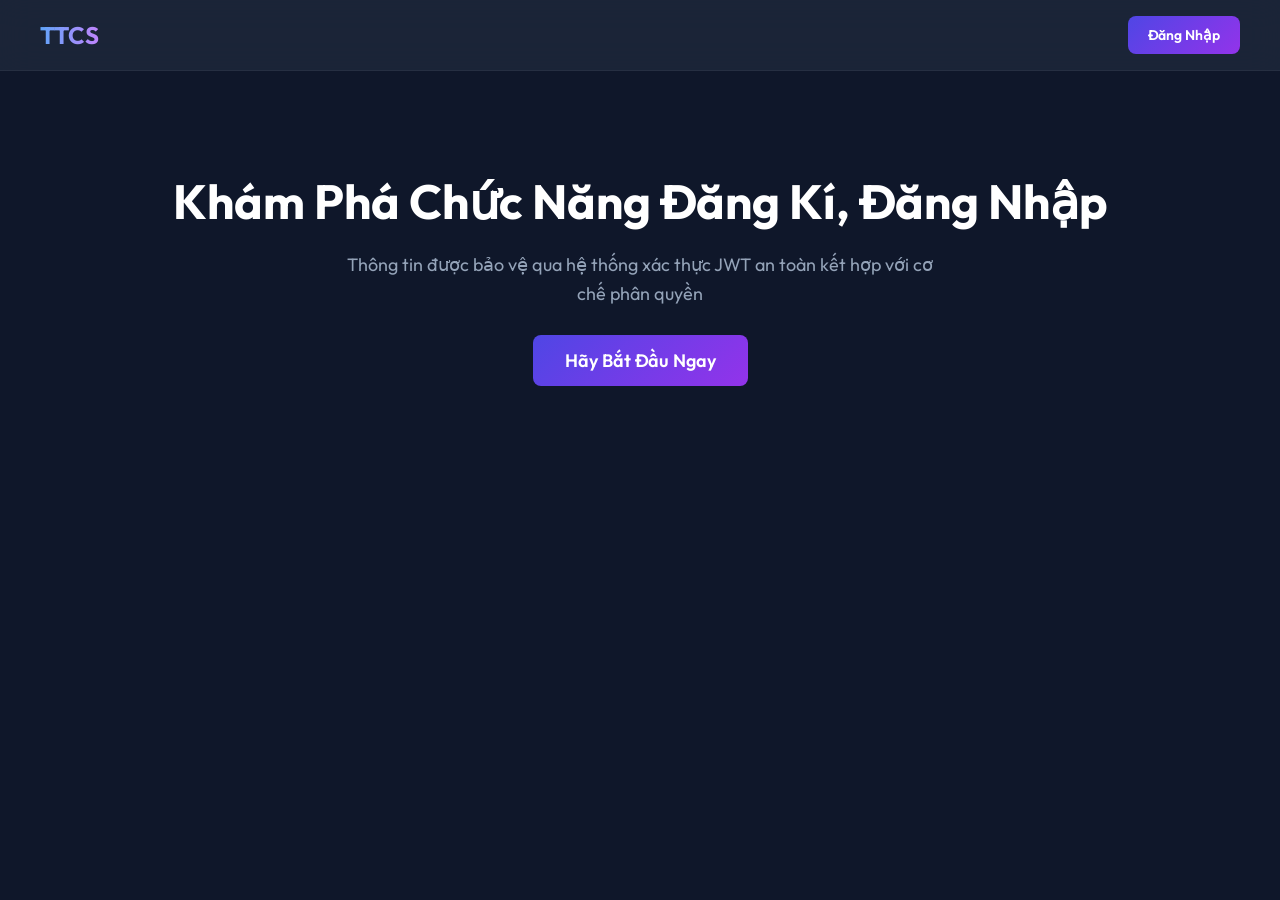
<file: src/main/resources/static/index.html>
<!DOCTYPE html>
<html lang="vi">
<head>
    <meta charset="UTF-8">
    <meta name="viewport" content="width=device-width, initial-scale=1.0">
    <title>Trang Chủ - Hệ Thống TTCS</title>
    <link href="https://fonts.googleapis.com/css2?family=Outfit:wght@400;500;600;700&display=swap" rel="stylesheet">
    <link rel="stylesheet" href="css/index.css">
</head>
<body>

    <!-- Navbar -->
    <nav class="navbar">
        <a href="/" class="nav-brand">TTCS</a>
        
        <div class="nav-menu">

            <!-- Menu bảo mật Admin -->
            <a href="#" class="nav-link admin-menu" id="adminMenu">Quản trị hệ thống </a>

            <!-- Trạng thái chưa đăng nhập -->
            <a href="/login.html" class="btn btn-primary unauth-only" id="loginBtn">Đăng Nhập</a>

            <!-- Trạng thái đã đăng nhập -->
            <div class="user-greeting auth-only" id="userGreeting">
                Chào, <span id="usernameDisplay">Khách</span>!
            </div>
            <button class="btn btn-logout auth-only" id="logoutBtn">Đăng Xuất</button>
        </div>
    </nav>

    <!-- Main Content -->
    <main class="hero">
        <h1>Khám Phá Chức Năng Đăng Kí, Đăng Nhập</h1>
        <p>Thông tin được bảo vệ qua hệ thống xác thực JWT an toàn kết hợp với cơ chế phân quyền</p>
        
        <div class="unauth-only" id="heroUnauth">
            <a href="/register.html" class="btn btn-primary" style="padding: 14px 32px; font-size: 18px;">Hãy Bắt Đầu Ngay</a>
        </div>

        <div class="auth-only" id="heroAuth">
            <div style="background: rgba(30, 41, 59, 0.5); border: 1px solid rgba(255, 255, 255, 0.1); padding: 24px; border-radius: 16px; text-align: left; max-width: 600px; margin: 0 auto; margin-bottom: 30px;">
                <h3 style="color: white; margin-bottom: 12px;"> Thông tin cá nhân lấy từ Server:</h3>
                <p><strong>ID:</strong> <span id="profileId">...</span></p>
                <p><strong>Họ Tên:</strong> <span id="profileName">...</span></p>
                <p><strong>Email:</strong> <span id="profileEmail">...</span></p>
                <p><strong>Vai Trò:</strong> <span id="profileRole" style="color: #60a5fa;">...</span></p>
            </div>
        </div>

        <!-- Bảng quản trị viên (Ẩn mặc định) -->
        <div id="adminUsersSection" style="display: none; width: 100%; max-width: 800px; margin: 0 auto; background: rgba(30, 41, 59, 0.5); border: 1px solid rgba(255, 255, 255, 0.1); padding: 24px; border-radius: 16px; text-align: left;">
            <h3 style="color: #fca5a5; margin-bottom: 16px;"> Bảng Quản Trị: Danh sách người dùng</h3>
            <div style="overflow-x: auto;">
                <table id="usersTable" style="width: 100%; border-collapse: collapse; color: #e2e8f0; font-size: 15px;">
                    <thead>
                        <tr style="border-bottom: 1px solid rgba(255,255,255,0.1); text-align: left; color: #a78bfa;">
                            <th style="padding: 12px;">Tên đăng nhập</th>
                            <th style="padding: 12px;">Họ tên</th>
                            <th style="padding: 12px;">Email</th>
                            <th style="padding: 12px;">Vai trò</th>
                        </tr>
                    </thead>
                    <tbody>
                        <!-- Data fetched from Server appended here -->
                    </tbody>
                </table>
            </div>
        </div>
    </main>

    <script>
        document.addEventListener("DOMContentLoaded", () => {
            const token = localStorage.getItem('accessToken');
            const refreshToken = localStorage.getItem('refreshToken');

            const unauthElements = document.querySelectorAll('.unauth-only');
            const authElements = document.querySelectorAll('.auth-only');
            const adminMenu = document.getElementById('adminMenu');

            // Hàm thay đổi trạng thái UI
            const updateUI = (isAuthenticated, userDetails = null) => {
                unauthElements.forEach(el => el.style.display = isAuthenticated ? 'none' : 'block');
                authElements.forEach(el => el.style.display = isAuthenticated ? 'block' : 'none');
                
                if(isAuthenticated && userDetails) {
                    document.getElementById('usernameDisplay').textContent = userDetails.username;
                    
                    // Điền vào bảng Profile
                    document.getElementById('profileId').textContent = userDetails.id || 'N/A';
                    document.getElementById('profileName').textContent = userDetails.fullName || 'N/A';
                    document.getElementById('profileEmail').textContent = userDetails.email || 'N/A';
                    document.getElementById('profileRole').textContent = userDetails.roles.join(', ');

                    // RBAC - Kiểm tra quyềm Admin
                    const checkAdmin = userDetails.roles.some(role => role === 'ADMIN' || role === 'ROLE_ADMIN');
                    if(checkAdmin) {
                        adminMenu.style.display = 'block';
                        document.getElementById('adminUsersSection').style.display = 'block';
                        fetchAdminUsersData(token);
                    }
                }
            };

            const fetchAdminUsersData = (accessToken) => {
                fetch('/api/v1/admin/users', {
                    headers: { 'Authorization': 'Bearer ' + accessToken }
                })
                .then(res => res.json())
                .then(users => {
                    const tbody = document.querySelector('#usersTable tbody');
                    tbody.innerHTML = '';
                    users.forEach(u => {
                        const tr = document.createElement('tr');
                        tr.style.borderBottom = "1px solid rgba(255,255,255,0.05)";
                        tr.innerHTML = `
                            <td style="padding: 12px;">${u.username}</td>
                            <td style="padding: 12px;">${u.fullName || '<i>Chưa cập nhật</i>'}</td>
                            <td style="padding: 12px;">${u.email || '<i>Chưa cập nhật</i>'}</td>
                            <td style="padding: 12px; color: ${u.roles.includes('ROLE_ADMIN') ? '#fca5a5' : '#60a5fa'}; font-weight: 600;">
                                ${u.roles.join(', ')}
                            </td>
                        `;
                        tbody.appendChild(tr);
                    });
                })
                .catch(err => console.error("Error fetching admin users", err));
            };

            // Nếu không có token -> Hủy
            if(!token) {
                updateUI(false);
            } else {
                // Có token -> Gọi API thông tin
                fetch('/api/v1/user/me', {
                    method: 'GET',
                    headers: {
                        'Authorization': `Bearer ${token}`
                    }
                })
                .then(res => {
                    if(!res.ok) {
                        throw new Error("Token invalid or expired");
                    }
                    return res.json();
                })
                .then(data => {
                    updateUI(true, data); // API trả về UserResponse
                })
                .catch(err => {
                    console.error("Authentication failed:", err);
                    // Token vô hiệu lực -> Clear storage -> Quay về Guest
                    localStorage.removeItem('accessToken');
                    localStorage.removeItem('refreshToken');
                    localStorage.removeItem('username');
                    localStorage.removeItem('role');
                    updateUI(false);
                });
            }

            // Xử lý nút Đăng Xuất
            document.getElementById('logoutBtn').addEventListener('click', () => {
                if(refreshToken) {
                    // Gọi API thu hồi Refresh Token ở Server
                    fetch('/api/v1/auth/logout', {
                        method: 'POST',
                        headers: { 'Content-Type': 'application/json' },
                        body: JSON.stringify({ refreshToken: refreshToken })
                    }).catch(console.error);
                }

                // Luôn xóa localStorage ở Client
                localStorage.clear();
                window.location.href = '/login.html';
            });
        });
    </script>
</body>
</html>
</file>
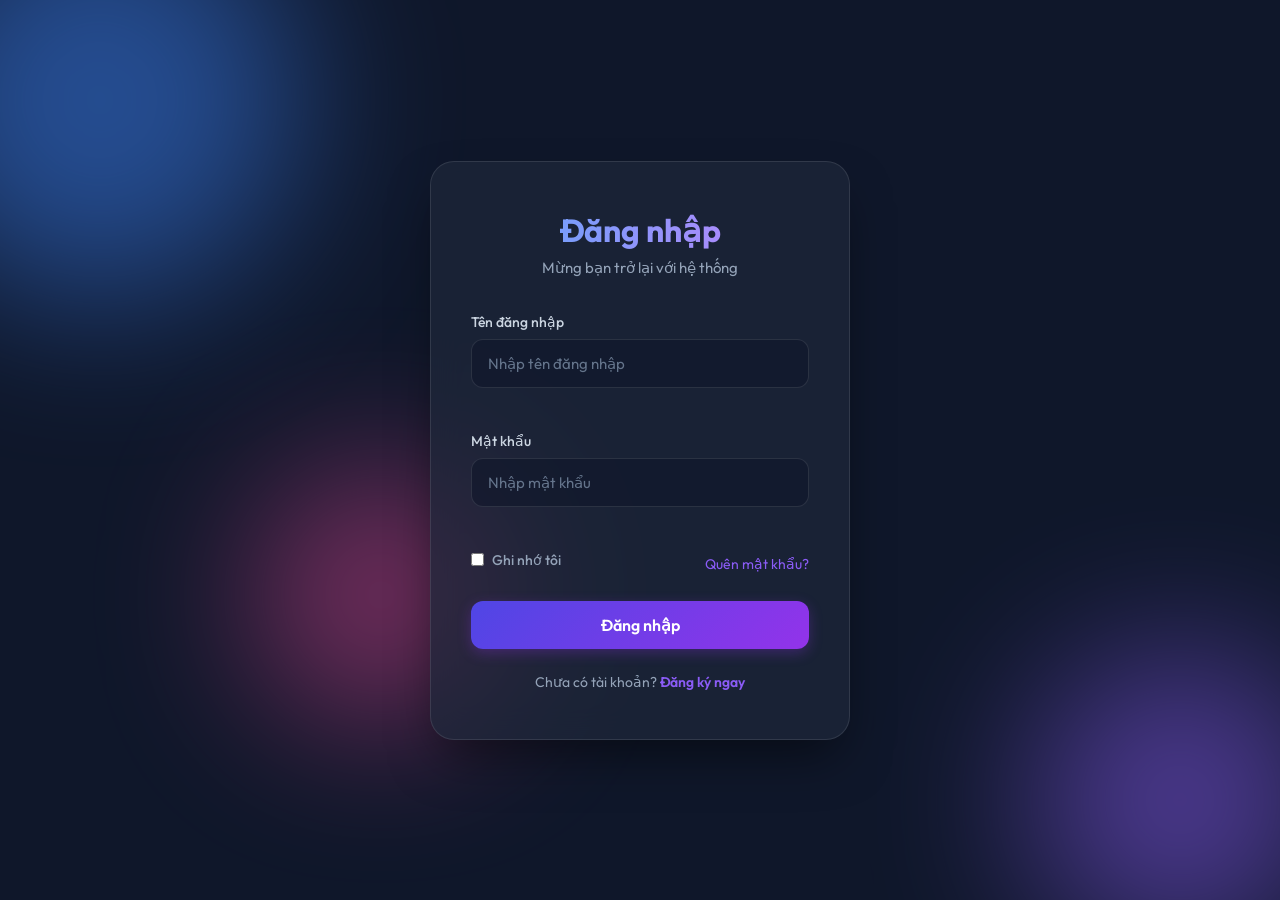
<file: src/main/resources/static/login.html>
<!DOCTYPE html>
<html lang="vi">
<head>
    <meta charset="UTF-8">
    <meta name="viewport" content="width=device-width, initial-scale=1.0">
    <title>Đăng nhập hệ thống</title>
    <link href="https://fonts.googleapis.com/css2?family=Outfit:wght@400;500;600;700&display=swap" rel="stylesheet">
    <link rel="stylesheet" href="css/login.css">
</head>
<body>
    <!-- Nền động Gradient Balls -->
    <div class="background-shapes">
        <div class="shape shape-1"></div>
        <div class="shape shape-2"></div>
        <div class="shape shape-3"></div>
    </div>

    <!-- Khối thẻ kính (Glassmorphism) -->
    <div class="card">
        <div class="card-header">
            <h1>Đăng nhập</h1>
            <p>Mừng bạn trở lại với hệ thống</p>
        </div>

        <form id="loginForm" novalidate>
            <div class="form-group">
                <label for="username">Tên đăng nhập</label>
                <input type="text" id="username" name="username" placeholder="Nhập tên đăng nhập" autocomplete="username">
                <div class="field-error" id="err-username"></div>
            </div>

            <div class="form-group">
                <label for="password">Mật khẩu</label>
                <input type="password" id="password" name="password" placeholder="Nhập mật khẩu" autocomplete="current-password">
                <div class="field-error" id="err-password"></div>
            </div>

            <div class="form-options">
                <label class="remember-me">
                    <input type="checkbox" id="remember">
                    <span>Ghi nhớ tôi</span>
                </label>
                <a href="#" class="forgot-password">Quên mật khẩu?</a>
            </div>

            <button type="submit" id="submitBtn">
                <span id="btnText">Đăng nhập</span>
                <div class="spinner" id="spinner"></div>
            </button>

            <div class="toast" id="toast"></div>
        </form>

        <div class="register-link">
            Chưa có tài khoản? <a href="/register.html">Đăng ký ngay</a>
        </div>
    </div>

    <script>
        const API_URL = '/api/v1/auth/login';

        const form = document.getElementById('loginForm');
        const submitBtn = document.getElementById('submitBtn');
        const btnText = document.getElementById('btnText');
        const spinner = document.getElementById('spinner');
        const toast = document.getElementById('toast');
        const usernameEl = document.getElementById('username');
        const passwordEl = document.getElementById('password');

        function clearErrors() {
            document.getElementById('err-username').textContent = '';
            document.getElementById('err-password').textContent = '';
            usernameEl.style.borderColor = '';
            passwordEl.style.borderColor = '';
            toast.style.display = 'none';
            toast.className = 'toast';
        }

        function showFieldError(field, msg) {
            const errEl = document.getElementById('err-' + field);
            const inputEl = document.getElementById(field);
            if (errEl) errEl.textContent = msg;
            if (inputEl) inputEl.style.borderColor = '#ff4b4b'; // Red border
        }

        function showToast(msg, type) {
            toast.textContent = msg;
            toast.className = 'toast ' + type;
            toast.style.display = 'block';
        }

        function setLoading(loading) {
            submitBtn.disabled = loading;
            btnText.style.transform = loading ? 'translateY(-20px)' : 'translateY(0)';
            btnText.style.opacity = loading ? '0' : '1';
            spinner.style.display = loading ? 'block' : 'none';
            if (loading) {
                submitBtn.classList.add('loading');
            } else {
                submitBtn.classList.remove('loading');
            }
        }

        form.addEventListener('submit', async (e) => {
            e.preventDefault();
            clearErrors();

            const username = usernameEl.value.trim();
            const password = passwordEl.value;
            
            let hasError = false;
            // Validate sơ bộ
            if(!username) {
                showFieldError('username', 'Tên đăng nhập không được để trống');
                hasError = true;
            }
            if(!password) {
                showFieldError('password', 'Mật khẩu không được để trống');
                hasError = true;
            }
            if(hasError) return;

            const body = { username, password };
            setLoading(true);

            try {
                const response = await fetch(API_URL, {
                    method: 'POST',
                    headers: { 'Content-Type': 'application/json' },
                    body: JSON.stringify(body),
                });

                const data = await response.json();

                if (response.ok) {
                    showToast(' Đăng nhập thành công!', 'success');
                    // Lưu trữ token sau khi đăng nhập thành công
                    localStorage.setItem('accessToken', data.token);
                    localStorage.setItem('refreshToken', data.refreshToken);
                    localStorage.setItem('username', data.username);
                    localStorage.setItem('role', data.role);
                    
                    form.reset();
                    setTimeout(() => {
                        window.location.href = '/index.html';
                    }, 1500);
                } else if (response.status === 401 || response.status === 403 || response.status === 404) {
                    showToast( data.error, 'error');
                } else if (response.status === 400) {
                    Object.entries(data).forEach(([field, msg]) => {
                        showFieldError(field, msg);
                    });
                    showToast('Vui lòng kiểm tra lại thông tin.', 'error');
                } else {
                    showToast('Có lỗi xảy ra: ' + (data.error || 'Lỗi server'), 'error');
                }
            } catch (err) {
                showToast('Không thể kết nối đến máy chủ. Hãy thử lại.', 'error');
                console.error(err);
            } finally {
                setLoading(false);
            }
        });
    </script>
</body>
</html>
</file>
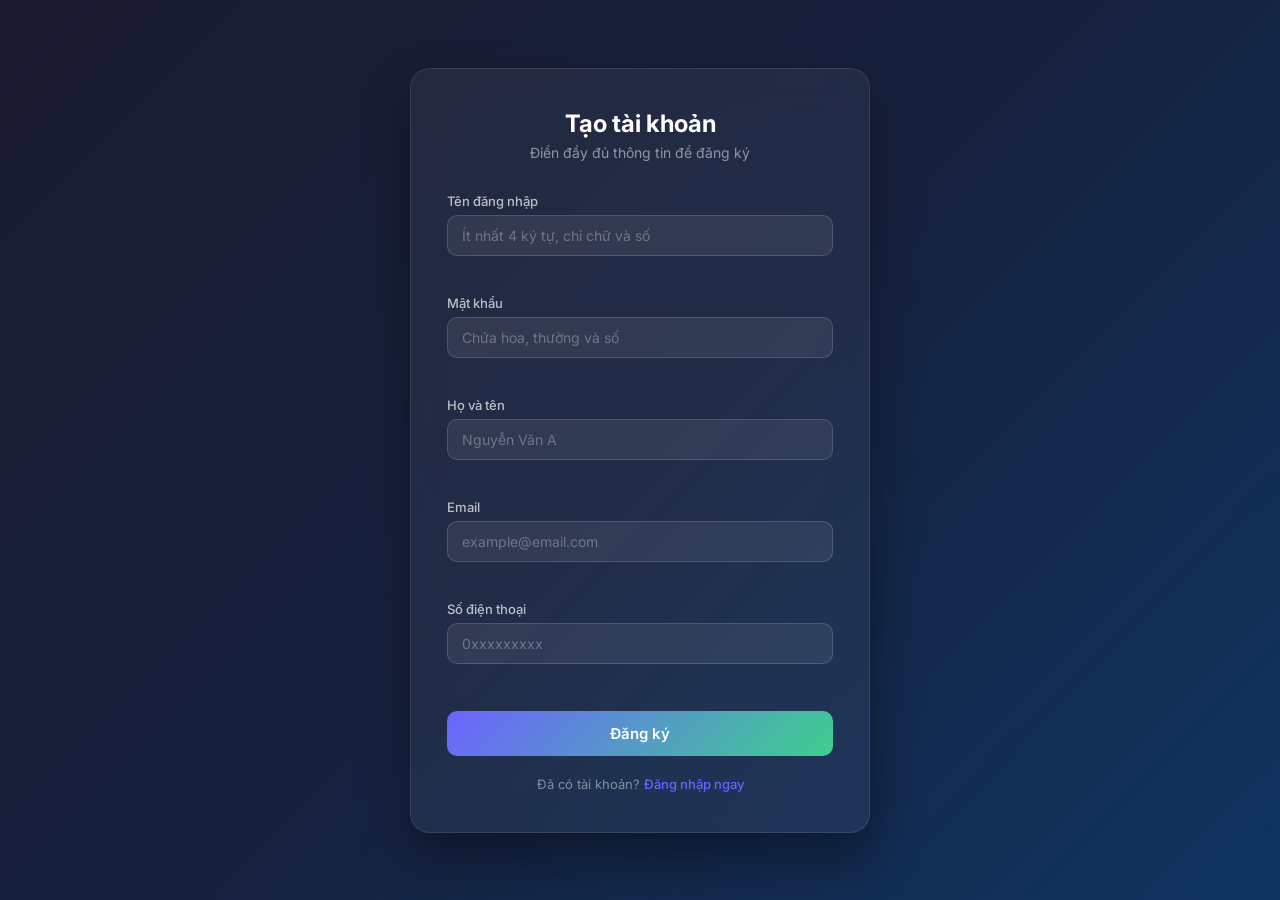
<file: src/main/resources/static/register.html>
<!DOCTYPE html>
<html lang="vi">

<head>
    <meta charset="UTF-8" />
    <meta name="viewport" content="width=device-width, initial-scale=1.0" />
    <title>Đăng ký tài khoản</title>
    <link href="https://fonts.googleapis.com/css2?family=Inter:wght@400;500;600;700&display=swap" rel="stylesheet" />
    <link rel="stylesheet" href="css/register.css" />
</head>

<body>

    <div class="card">
        <div class="card-header">
            <h1>Tạo tài khoản</h1>
            <p>Điền đầy đủ thông tin để đăng ký</p>
        </div>

        <form id="registerForm" novalidate>
            <div class="form-group">
                <label for="username">Tên đăng nhập</label>
                <input type="text" id="username" name="username" placeholder="Ít nhất 4 ký tự, chỉ chữ và số" />
                <div class="field-error" id="err-username"></div>
            </div>

            <div class="form-group">
                <label for="password">Mật khẩu</label>
                <input type="password" id="password" name="password" placeholder="Chứa hoa, thường và số" />
                <div class="field-error" id="err-password"></div>
            </div>

            <div class="form-group">
                <label for="fullName">Họ và tên</label>
                <input type="text" id="fullName" name="fullName" placeholder="Nguyễn Văn A" />
                <div class="field-error" id="err-fullName"></div>
            </div>

            <div class="form-group">
                <label for="email">Email</label>
                <input type="email" id="email" name="email" placeholder="example@email.com" />
                <div class="field-error" id="err-email"></div>
            </div>

            <div class="form-group">
                <label for="phone">Số điện thoại</label>
                <input type="tel" id="phone" name="phone" placeholder="0xxxxxxxxx" />
                <div class="field-error" id="err-phone"></div>
            </div>

            <button type="submit" id="submitBtn">
                <span id="btnText">Đăng ký</span>
                <div class="spinner" id="spinner"></div>
            </button>

            <div class="toast" id="toast"></div>
        </form>

        <div class="login-link">
            Đã có tài khoản? <a href="/login.html">Đăng nhập ngay</a>
        </div>
    </div>

    <script>
        const API_URL = '/api/v1/auth/register';

        const form = document.getElementById('registerForm');
        const submitBtn = document.getElementById('submitBtn');
        const btnText = document.getElementById('btnText');
        const spinner = document.getElementById('spinner');
        const toast = document.getElementById('toast');

        const fields = ['username', 'password', 'fullName', 'email', 'phone'];

        function clearErrors() {
            fields.forEach(f => {
                document.getElementById('err-' + f).textContent = '';
                document.getElementById(f).style.borderColor = '';
            });
            toast.style.display = 'none';
            toast.className = 'toast';
        }

        function showFieldError(field, msg) {
            const errEl = document.getElementById('err-' + field);
            const inputEl = document.getElementById(field);
            if (errEl) errEl.textContent = msg;
            if (inputEl) inputEl.style.borderColor = '#f87171';
        }

        function showToast(msg, type) {
            toast.textContent = msg;
            toast.className = 'toast ' + type;
            toast.style.display = 'block';
        }

        function setLoading(loading) {
            submitBtn.disabled = loading;
            btnText.style.display = loading ? 'none' : 'inline';
            spinner.style.display = loading ? 'block' : 'none';
        }


        form.addEventListener('submit', async (e) => {
            e.preventDefault();
            clearErrors();

            const body = {
                username: document.getElementById('username').value.trim(),
                password: document.getElementById('password').value,
                fullName: document.getElementById('fullName').value.trim(),
                email: document.getElementById('email').value.trim(),
                phone: document.getElementById('phone').value.trim(),
            };

            setLoading(true);

            try {
                const response = await fetch(API_URL, {
                    method: 'POST',
                    headers: { 'Content-Type': 'application/json' },
                    body: JSON.stringify(body),
                });

                const data = await response.json();

                if (response.ok) {
                    showToast(' Đăng ký thành công! Chào mừng ' + data.username, 'success');
                    form.reset();
                } else if (response.status === 400) {
                    Object.entries(data).forEach(([field, msg]) => {
                        showFieldError(field, msg);
                    });
                    showToast('Vui lòng kiểm tra lại thông tin.', 'error');
                } else if (response.status === 409) {
                    showToast(  data.error, 'error');
                } else {
                    showToast('Có lỗi xảy ra: ' + (data.error || 'Không xác định'), 'error');
                }
            } catch (err) {
                showToast('Không thể kết nối đến máy chủ. Hãy thử lại sau.', 'error');
                console.error(err);
            } finally {
                setLoading(false);
            }
        });
    </script>
</body>

</html>
</file>
<file: src/main/resources/static/css/index.css>
*, *::before, *::after { box-sizing: border-box; margin: 0; padding: 0; }
body {
    font-family: 'Outfit', sans-serif;
    background: #0f172a;
    color: #e2e8f0;
    min-height: 100vh;
}

/* Navbar */
.navbar {
    display: flex;
    justify-content: space-between;
    align-items: center;
    padding: 16px 40px;
    background: rgba(30, 41, 59, 0.8);
    backdrop-filter: blur(16px);
    border-bottom: 1px solid rgba(255, 255, 255, 0.05);
    position: sticky;
    top: 0;
    z-index: 1000;
}

.nav-brand {
    font-size: 24px;
    font-weight: 700;
    background: linear-gradient(to right, #60a5fa, #c084fc);
    -webkit-background-clip: text;
    -webkit-text-fill-color: transparent;
    text-decoration: none;
}

.nav-menu {
    display: flex;
    align-items: center;
    gap: 24px;
}

.nav-link {
    color: #cbd5e1;
    text-decoration: none;
    font-weight: 500;
    font-size: 15px;
    transition: color 0.2s;
}

.nav-link:hover { color: #f8fafc; }

.nav-link.admin-menu {
    color: #fca5a5;
    display: none; /* Ẩn đi mặc định */
}
.nav-link.admin-menu:hover { color: #ef4444; }

.btn {
    padding: 10px 20px;
    border-radius: 8px;
    font-weight: 600;
    text-decoration: none;
    font-size: 14px;
    transition: all 0.2s;
    cursor: pointer;
    border: none;
}

.btn-primary {
    background: linear-gradient(135deg, #4f46e5, #9333ea);
    color: white;
}
.btn-primary:hover {
    transform: translateY(-2px);
    box-shadow: 0 4px 12px rgba(147, 51, 234, 0.3);
}

.btn-logout {
    background: rgba(239, 68, 68, 0.1);
    color: #ef4444;
    border: 1px solid rgba(239, 68, 68, 0.2);
}
.btn-logout:hover {
    background: rgba(239, 68, 68, 0.2);
}

/* User Greeting */
.user-greeting {
    font-weight: 500;
    color: #94a3b8;
    display: none;
}
.user-greeting span { color: #f8fafc; font-weight: 600; }

/* Main Content Area */
.hero {
    display: flex;
    flex-direction: column;
    align-items: center;
    justify-content: center;
    padding: 100px 20px;
    text-align: center;
}

.hero h1 {
    font-size: 48px;
    margin-bottom: 20px;
    color: white;
}

.hero p {
    font-size: 18px;
    color: #94a3b8;
    max-width: 600px;
    line-height: 1.6;
    margin-bottom: 40px;
}

.unauth-only, .auth-only {
    display: none; /* Sẽ được toggle bằng JS */
}
</file>
<file: src/main/resources/static/css/login.css>
*, *::before, *::after { box-sizing: border-box; margin: 0; padding: 0; }
body {
    font-family: 'Outfit', sans-serif; 
    min-height: 100vh;
    display: flex;
    align-items: center;
    justify-content: center;
    background: #0f172a; /* Slate 900 base */
    overflow: hidden;
    position: relative;
    color: #e2e8f0;
}

/* Dynamic background shapes */
.background-shapes {
    position: absolute;
    width: 100%;
    height: 100%;
    overflow: hidden;
    z-index: 0;
}
.shape {
    position: absolute;
    border-radius: 50%;
    filter: blur(80px);
    opacity: 0.5;
    animation: float 10s infinite ease-in-out alternate;
}
.shape-1 {
    background: #3b82f6; 
    width: 400px;
    height: 400px;
    top: -100px;
    left: -100px;
}
.shape-2 {
    background: #8b5cf6; 
    width: 300px;
    height: 300px;
    bottom: -50px;
    right: -50px;
    animation-delay: -5s;
}
.shape-3 {
    background: #ec4899; 
    width: 250px;
    height: 250px;
    bottom: 20%;
    left: 20%;
    animation-duration: 15s;
}

@keyframes float {
    0% { transform: translate(0, 0) scale(1); }
    100% { transform: translate(30px, 30px) scale(1.1); }
}

.card {
    position: relative;
    z-index: 10;
    background: rgba(30, 41, 59, 0.7); 
    backdrop-filter: blur(16px);
    -webkit-backdrop-filter: blur(16px);
    border: 1px solid rgba(255, 255, 255, 0.1);
    border-radius: 24px;
    padding: 48px 40px;
    width: 100%;
    max-width: 420px;
    box-shadow: 0 25px 50px -12px rgba(0, 0, 0, 0.5);
    animation: fadeUp 0.6s cubic-bezier(0.16, 1, 0.3, 1) forwards;
    opacity: 0;
    transform: translateY(30px);
}

@keyframes fadeUp {
    to { opacity: 1; transform: translateY(0); }
}

.card-header { text-align: center; margin-bottom: 36px; }
.card-header h1 {
    font-size: 32px;
    font-weight: 700;
    color: #f8fafc;
    margin-bottom: 8px;
    background: linear-gradient(to right, #60a5fa, #c084fc);
    -webkit-background-clip: text;
    -webkit-text-fill-color: transparent;
}
.card-header p { font-size: 15px; color: #94a3b8; }

.form-group { margin-bottom: 20px; }
label {
    display: block;
    font-size: 14px;
    font-weight: 500;
    color: #cbd5e1;
    margin-bottom: 8px;
}
input[type="text"], input[type="password"] {
    width: 100%;
    padding: 14px 16px;
    border-radius: 12px;
    border: 1px solid rgba(255, 255, 255, 0.1);
    background: rgba(15, 23, 42, 0.6);
    color: #f8fafc;
    font-size: 15px;
    font-family: 'Outfit', sans-serif;
    outline: none;
    transition: all 0.3s ease;
}
input::placeholder { color: #64748b; }
input:focus {
    border-color: #8b5cf6;
    box-shadow: 0 0 0 4px rgba(139, 92, 246, 0.15);
    background: rgba(15, 23, 42, 0.8);
}

.field-error { font-size: 13px; color: #f87171; margin-top: 6px; min-height: 18px; }

.form-options {
    display: flex;
    justify-content: space-between;
    align-items: center;
    margin-bottom: 24px;
    font-size: 14px;
}
.remember-me {
    display: flex;
    align-items: center;
    cursor: pointer;
    color: #94a3b8;
}
.remember-me input {
    margin-right: 8px;
    cursor: pointer;
    accent-color: #8b5cf6;
}
.forgot-password { color: #8b5cf6; text-decoration: none; transition: color 0.2s; }
.forgot-password:hover { color: #a78bfa; text-decoration: underline; }

button[type="submit"] {
    width: 100%;
    padding: 14px;
    border: none;
    border-radius: 12px;
    background: linear-gradient(135deg, #4f46e5, #9333ea);
    color: #ffffff;
    font-size: 16px;
    font-weight: 600;
    font-family: 'Outfit', sans-serif;
    cursor: pointer;
    transition: all 0.3s ease;
    position: relative;
    overflow: hidden;
    box-shadow: 0 4px 14px rgba(147, 51, 234, 0.3);
}
button[type="submit"]:hover { transform: translateY(-2px); box-shadow: 0 6px 20px rgba(147, 51, 234, 0.4); }
button[type="submit"]:active { transform: translateY(0); }
button[type="submit"].loading { cursor: wait; opacity: 0.8; }
#btnText { transition: all 0.3s ease; display: inline-block; }

.spinner {
    display: none;
    width: 20px;
    height: 20px;
    border: 2px solid rgba(255, 255, 255, 0.3);
    border-top-color: #fff;
    border-radius: 50%;
    animation: spin 0.8s linear infinite;
    position: absolute;
    top: 50%;
    left: 50%;
    transform: translate(-50%, -50%);
}
@keyframes spin { to { transform: translate(-50%, -50%) rotate(360deg); } }

.toast {
    display: none;
    margin-top: 16px;
    padding: 14px;
    border-radius: 12px;
    font-size: 14px;
    font-weight: 500;
    text-align: center;
    animation: zoomIn 0.3s cubic-bezier(0.175, 0.885, 0.32, 1.275);
}
@keyframes zoomIn {
    from { opacity: 0; transform: scale(0.95); }
    to { opacity: 1; transform: scale(1); }
}
.toast.success { background: rgba(16, 185, 129, 0.1); border: 1px solid rgba(16, 185, 129, 0.2); color: #34d399; }
.toast.error { background: rgba(239, 68, 68, 0.1); border: 1px solid rgba(239, 68, 68, 0.2); color: #f87171; }

.register-link { text-align: center; margin-top: 24px; font-size: 14px; color: #94a3b8; }
.register-link a { color: #8b5cf6; text-decoration: none; font-weight: 600; transition: color 0.2s; }
.register-link a:hover { color: #a78bfa; text-decoration: underline; }
</file>
<file: src/main/resources/static/css/register.css>
*,
*::before,
*::after {
    box-sizing: border-box;
    margin: 0;
    padding: 0;
}

body {
    font-family: 'Inter', sans-serif;
    min-height: 100vh;
    display: flex;
    align-items: center;
    justify-content: center;
    background: linear-gradient(135deg, #1a1a2e 0%, #16213e 50%, #0f3460 100%);
    padding: 24px;
}

.card {
    background: rgba(255, 255, 255, 0.05);
    backdrop-filter: blur(20px);
    border: 1px solid rgba(255, 255, 255, 0.1);
    border-radius: 20px;
    padding: 40px 36px;
    width: 100%;
    max-width: 460px;
    box-shadow: 0 25px 50px rgba(0, 0, 0, 0.4);
    animation: fadeUp 0.5s ease;
}

@keyframes fadeUp {
    from {
        opacity: 0;
        transform: translateY(24px);
    }
    to {
        opacity: 1;
        transform: translateY(0);
    }
}

.card-header {
    text-align: center;
    margin-bottom: 32px;
}

.card-header h1 {
    font-size: 24px;
    font-weight: 700;
    color: #fff;
    margin-bottom: 6px;
}

.card-header p {
    font-size: 14px;
    color: rgba(255, 255, 255, 0.5);
}

.form-group {
    margin-bottom: 18px;
}

label {
    display: block;
    font-size: 13px;
    font-weight: 500;
    color: rgba(255, 255, 255, 0.7);
    margin-bottom: 6px;
}

input {
    width: 100%;
    padding: 11px 14px;
    border-radius: 10px;
    border: 1px solid rgba(255, 255, 255, 0.15);
    background: rgba(255, 255, 255, 0.07);
    color: #fff;
    font-size: 14px;
    font-family: 'Inter', sans-serif;
    outline: none;
    transition: border-color 0.25s, box-shadow 0.25s;
}

input::placeholder {
    color: rgba(255, 255, 255, 0.3);
}

input:focus {
    border-color: #6c63ff;
    box-shadow: 0 0 0 3px rgba(108, 99, 255, 0.25);
}

.field-error {
    font-size: 12px;
    color: #f87171;
    margin-top: 5px;
    min-height: 16px;
}

button[type="submit"] {
    width: 100%;
    padding: 13px;
    border: none;
    border-radius: 10px;
    background: linear-gradient(135deg, #6c63ff, #3ecf8e);
    color: #fff;
    font-size: 15px;
    font-weight: 600;
    font-family: 'Inter', sans-serif;
    cursor: pointer;
    margin-top: 8px;
    transition: opacity 0.2s, transform 0.1s;
    position: relative;
}

button[type="submit"]:hover {
    opacity: 0.9;
}

button[type="submit"]:active {
    transform: scale(0.98);
}

button[type="submit"]:disabled {
    opacity: 0.6;
    cursor: not-allowed;
}

.spinner {
    display: none;
    width: 16px;
    height: 16px;
    border: 2px solid rgba(255, 255, 255, 0.4);
    border-top-color: #fff;
    border-radius: 50%;
    animation: spin 0.7s linear infinite;
    margin: 0 auto;
}

@keyframes spin {
    to {
        transform: rotate(360deg);
    }
}

.toast {
    display: none;
    margin-top: 18px;
    padding: 12px 16px;
    border-radius: 10px;
    font-size: 13px;
    font-weight: 500;
    text-align: center;
    animation: fadeUp 0.3s ease;
}

.toast.success {
    background: rgba(62, 207, 142, 0.15);
    border: 1px solid rgba(62, 207, 142, 0.4);
    color: #3ecf8e;
}

.toast.error {
    background: rgba(248, 113, 113, 0.12);
    border: 1px solid rgba(248, 113, 113, 0.35);
    color: #f87171;
}

.login-link {
    text-align: center;
    margin-top: 20px;
    font-size: 13px;
    color: rgba(255, 255, 255, 0.45);
}

.login-link a {
    color: #6c63ff;
    text-decoration: none;
    font-weight: 500;
}

.login-link a:hover {
    text-decoration: underline;
}
</file>
